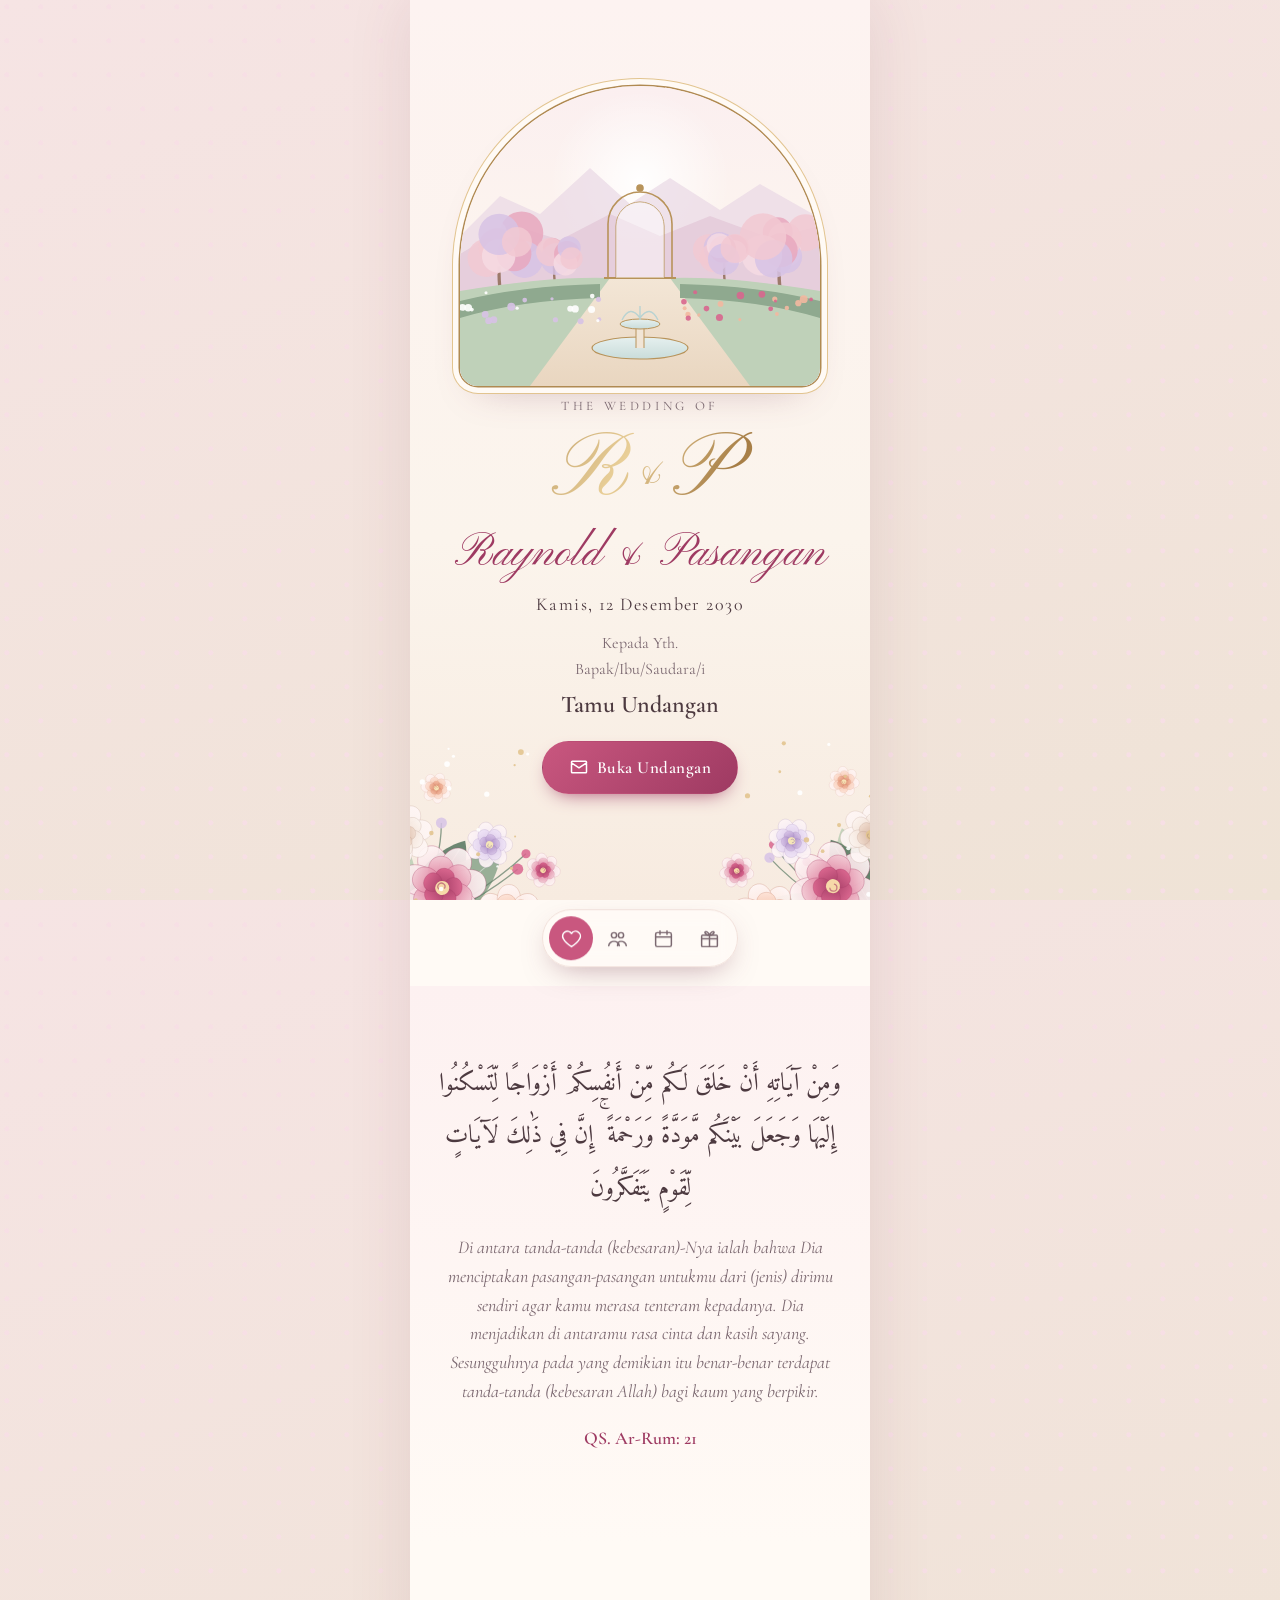
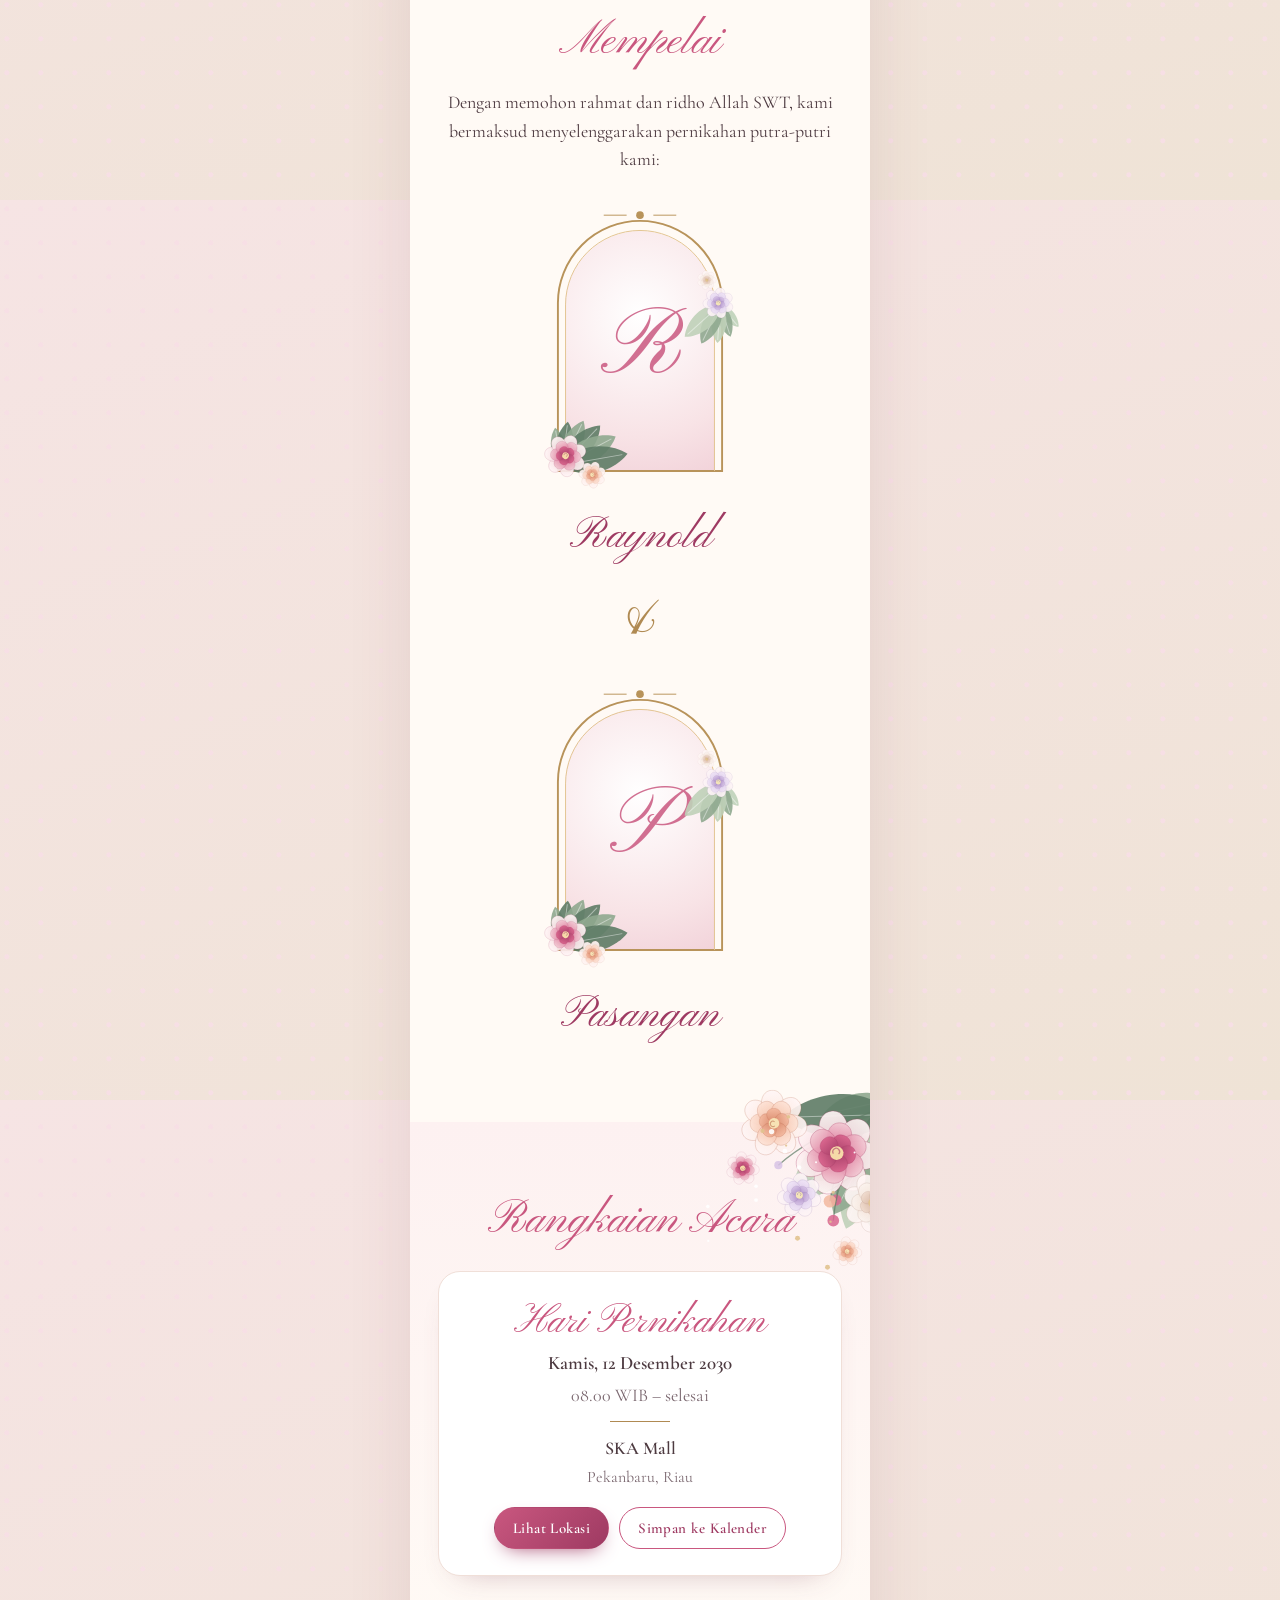
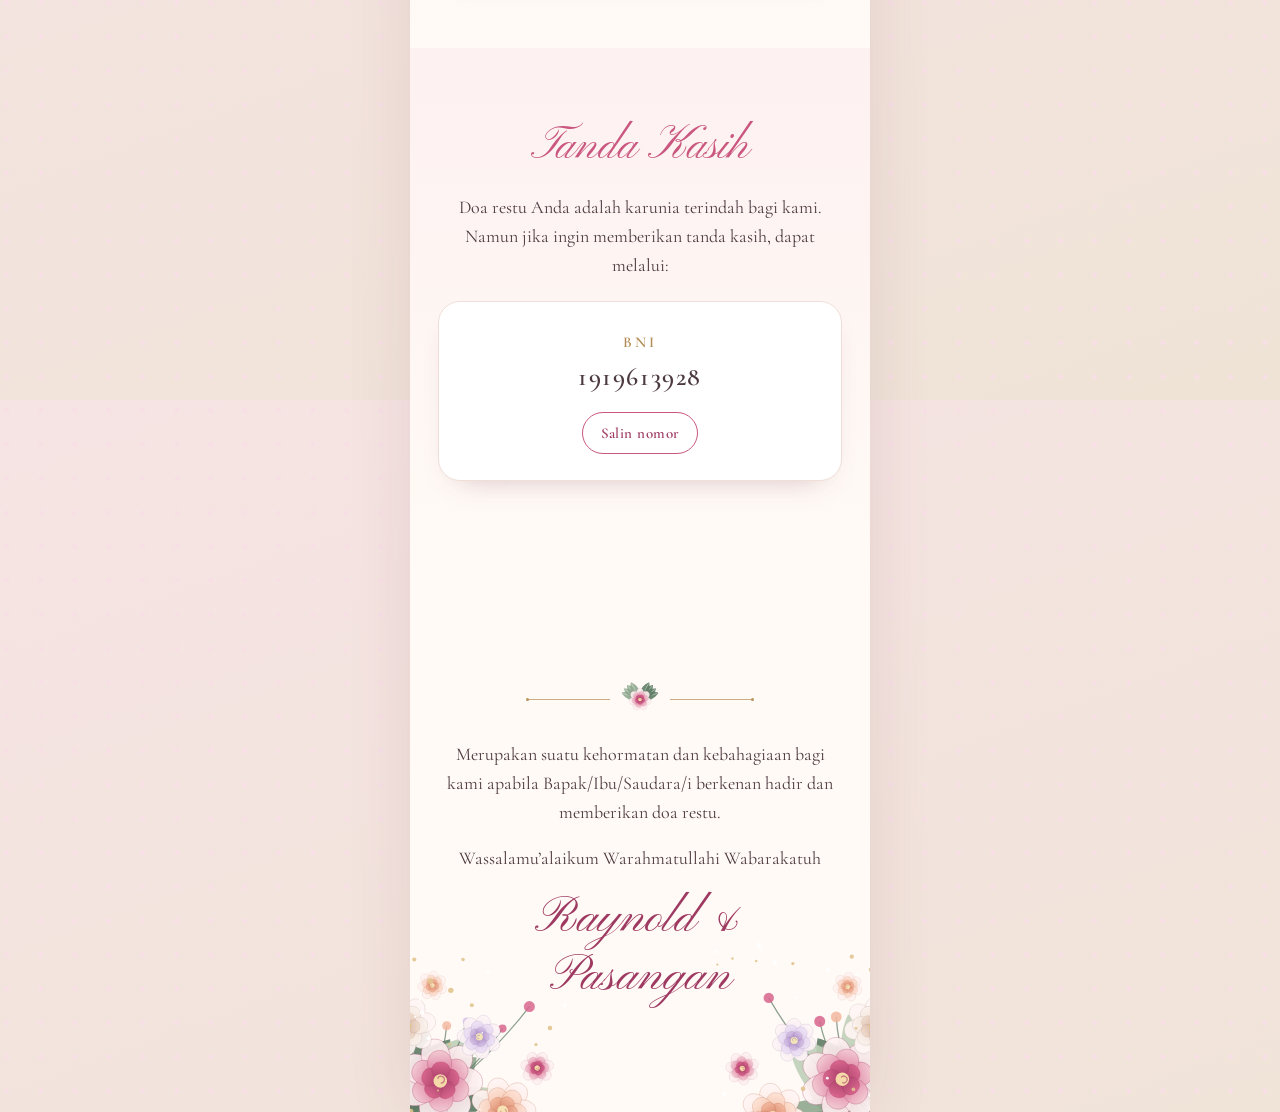
<file: index.html>
<!doctype html>
<html lang="id">
<head>
  <meta charset="utf-8">
  <meta name="viewport" content="width=device-width, initial-scale=1, viewport-fit=cover">
  <title>Undangan Pernikahan</title>
  <meta name="description" content="Undangan pernikahan digital">
  <meta name="theme-color" content="#f8efe9">
  <!-- Tampilan saat dibagikan (WhatsApp, Facebook, dll). Ganti teksnya sama dengan data.js -->
  <meta property="og:type" content="website">
  <meta property="og:title" content="Undangan Pernikahan Raynold">
  <meta property="og:description" content="Kamis, 12 Desember 2030 · SKA Mall, Pekanbaru">
  <meta property="og:image" content="https://sicvor.github.io/undangan/aset/og.jpg">
  <link rel="preconnect" href="https://fonts.googleapis.com">
  <link rel="preconnect" href="https://fonts.gstatic.com" crossorigin>
  <link href="https://fonts.googleapis.com/css2?family=Amiri&family=Cormorant+Garamond:ital,wght@0,400;0,500;0,600;1,400&family=Pinyon+Script&display=swap" rel="stylesheet">
  <link rel="stylesheet" href="aset/gaya.css">
</head>
<body class="terkunci">

  <!-- ============ COVER ============ -->
  <section id="cover" aria-label="Sampul undangan">
    <div class="cover-isi">
      <div class="pemandangan" data-hias="taman"></div>
      <p class="kecil-kapital muncul" style="--d:.2s">The Wedding of</p>
      <div class="monogram muncul" style="--d:.5s"><span data-isi="inisial1"></span><i>&amp;</i><span data-isi="inisial2"></span></div>
      <h1 class="nama-skrip muncul" style="--d:.8s"><span data-isi="panggilan1"></span> &amp; <span data-isi="panggilan2"></span></h1>
      <p class="tanggal-cover muncul" style="--d:1s" data-isi="tanggalTeks"></p>
      <div class="tamu muncul" style="--d:1.2s">
        <p>Kepada Yth.<br>Bapak/Ibu/Saudara/i</p>
        <p class="nama-tamu" id="namaTamu">Tamu Undangan</p>
      </div>
      <button id="buka" class="tombol utama muncul" style="--d:1.4s">
        <svg viewBox="0 0 24 24" aria-hidden="true"><path d="M3 7l9 6 9-6M4 5h16a1 1 0 0 1 1 1v12a1 1 0 0 1-1 1H4a1 1 0 0 1-1-1V6a1 1 0 0 1 1-1z"/></svg>
        Buka Undangan
      </button>
    </div>
    <div class="bunga-sudut kiri-bawah" data-hias="buket"></div>
    <div class="bunga-sudut kanan-bawah" data-hias="buket"></div>
  </section>

  <main id="isi">
    <!-- ============ PEMBUKA ============ -->
    <section id="beranda" class="bagian pembuka">
      <div class="bunga-sudut kiri-atas" data-hias="buket"></div>
      <div class="bunga-sudut kanan-atas" data-hias="buket"></div>
      <p class="kecil-kapital ungkap">Walimatul ‘Ursy</p>
      <div class="bingkai-lengkung besar ungkap" data-hias="lengkung">
        <div class="isi-lengkung">
          <p class="monogram kecil"><span data-isi="inisial1"></span><i>&amp;</i><span data-isi="inisial2"></span></p>
        </div>
      </div>
      <h2 class="nama-skrip ungkap"><span data-isi="panggilan1"></span><br><small>&amp;</small><br><span data-isi="panggilan2"></span></h2>
      <p class="ungkap" data-isi="tanggalTeks"></p>
      <div class="hitung-mundur ungkap" id="hitungMundur" aria-live="off">
        <div><b data-hm="hari">0</b><span>Hari</span></div>
        <div><b data-hm="jam">0</b><span>Jam</span></div>
        <div><b data-hm="menit">0</b><span>Menit</span></div>
        <div><b data-hm="detik">0</b><span>Detik</span></div>
      </div>
      <div class="pembatas" data-hias="pembatas"></div>
    </section>

    <!-- ============ AYAT ============ -->
    <section id="ayat" class="bagian">
      <p class="arab ungkap" lang="ar" dir="rtl" data-isi="ayat.arab"></p>
      <p class="arti ungkap" data-isi="ayat.arti"></p>
      <p class="sumber ungkap" data-isi="ayat.sumber"></p>
    </section>

    <!-- ============ MEMPELAI ============ -->
    <section id="mempelai" class="bagian">
      <h2 class="judul-skrip ungkap">Mempelai</h2>
      <p class="ungkap">Dengan memohon rahmat dan ridho Allah SWT, kami bermaksud menyelenggarakan pernikahan putra-putri kami:</p>
      <div id="daftarMempelai"></div>
    </section>

    <!-- ============ ACARA ============ -->
    <section id="acara" class="bagian">
      <div class="bunga-sudut kanan-atas" data-hias="buket"></div>
      <h2 class="judul-skrip ungkap">Rangkaian Acara</h2>
      <div id="daftarAcara"></div>
    </section>

    <!-- ============ CERITA ============ -->
    <section id="cerita" class="bagian">
      <h2 class="judul-skrip ungkap">Kisah Kami</h2>
      <ol class="garis-waktu" id="daftarCerita"></ol>
    </section>

    <!-- ============ GALERI ============ -->
    <section id="galeri" class="bagian">
      <h2 class="judul-skrip ungkap">Galeri</h2>
      <div class="kisi-galeri" id="daftarGaleri"></div>
    </section>

    <!-- ============ RSVP & UCAPAN ============ -->
    <section id="rsvp" class="bagian">
      <h2 class="judul-skrip ungkap">Konfirmasi Kehadiran</h2>
      <p class="ungkap">Mohon konfirmasi kehadiran dan kirimkan doa terbaik untuk kami.</p>
      <form id="formRsvp" class="kartu ungkap">
        <label>Nama
          <input name="nama" id="rsvpNama" required maxlength="60" autocomplete="name">
        </label>
        <label>Kehadiran
          <select name="hadir" required>
            <option value="Hadir">Ya, saya akan hadir</option>
            <option value="Tidak hadir">Maaf, tidak bisa hadir</option>
            <option value="Masih ragu">Masih ragu</option>
          </select>
        </label>
        <label>Jumlah orang
          <select name="jumlah">
            <option>1</option><option>2</option><option>3</option><option>4</option>
          </select>
        </label>
        <label>Ucapan &amp; doa
          <textarea name="ucapan" rows="3" maxlength="500"></textarea>
        </label>
        <button class="tombol utama" type="submit" id="kirimRsvp">Kirim</button>
        <p class="pesan-form" id="pesanRsvp" role="status"></p>
      </form>
      <div id="daftarUcapan" class="daftar-ucapan"></div>
    </section>

    <!-- ============ AMPLOP ============ -->
    <section id="amplop" class="bagian">
      <h2 class="judul-skrip ungkap">Tanda Kasih</h2>
      <p class="ungkap">Doa restu Anda adalah karunia terindah bagi kami. Namun jika ingin memberikan tanda kasih, dapat melalui:</p>
      <div id="daftarAmplop"></div>
      <div class="kartu ungkap" id="kartuKado">
        <p class="label-kecil">Kirim kado</p>
        <p id="alamatKado"></p>
        <button class="tombol garis" data-salin-dari="alamatKado">Salin alamat</button>
      </div>
    </section>

    <!-- ============ PENUTUP ============ -->
    <section id="penutup" class="bagian pembuka">
      <div class="pembatas" data-hias="pembatas"></div>
      <p class="ungkap" data-isi="penutup"></p>
      <p class="ungkap">Wassalamu’alaikum Warahmatullahi Wabarakatuh</p>
      <h2 class="nama-skrip ungkap"><span data-isi="panggilan1"></span> &amp; <span data-isi="panggilan2"></span></h2>
      <div class="bunga-sudut kiri-bawah" data-hias="buket"></div>
      <div class="bunga-sudut kanan-bawah" data-hias="buket"></div>
    </section>
  </main>

  <!-- ============ NAVIGASI BAWAH & MUSIK ============ -->
  <nav id="navBawah" aria-label="Navigasi">
    <a href="#beranda" aria-label="Beranda"><svg viewBox="0 0 24 24"><path d="M12 21s-7-4.4-9.3-9A5 5 0 0 1 12 6a5 5 0 0 1 9.3 6c-2.3 4.6-9.3 9-9.3 9z"/></svg></a>
    <a href="#mempelai" aria-label="Mempelai"><svg viewBox="0 0 24 24"><circle cx="8" cy="8" r="3"/><circle cx="16" cy="8" r="3"/><path d="M2 20c0-3 3-5 6-5s6 2 6 5M12 20c0-3 1.5-5 4-5 3 0 6 2 6 5"/></svg></a>
    <a href="#acara" aria-label="Acara"><svg viewBox="0 0 24 24"><rect x="3" y="5" width="18" height="16" rx="2"/><path d="M3 10h18M8 3v4M16 3v4"/></svg></a>
    <a href="#galeri" aria-label="Galeri" data-nav="galeri"><svg viewBox="0 0 24 24"><rect x="3" y="4" width="18" height="16" rx="2"/><circle cx="9" cy="10" r="2"/><path d="M21 17l-5-5-9 8"/></svg></a>
    <a href="#rsvp" aria-label="RSVP" data-nav="rsvp"><svg viewBox="0 0 24 24"><path d="M4 20h4l11-11-4-4L4 16v4zM13 7l4 4"/></svg></a>
    <a href="#amplop" aria-label="Tanda kasih" data-nav="amplop"><svg viewBox="0 0 24 24"><rect x="3" y="8" width="18" height="13" rx="1"/><path d="M3 12h18M12 8v13M12 8S10 3 7.5 4 9 8 12 8zm0 0s2-5 4.5-4S15 8 12 8z"/></svg></a>
  </nav>
  <button id="tombolMusik" aria-label="Putar/hentikan musik" hidden>
    <svg viewBox="0 0 24 24"><path d="M9 18V5l11-2v13"/><circle cx="6" cy="18" r="3"/><circle cx="17" cy="16" r="3"/></svg>
  </button>
  <audio id="musik" loop preload="none"></audio>
  <div id="notif" role="status" aria-live="polite"></div>

  <script src="data.js"></script>
  <script src="aset/hiasan.js"></script>
  <script src="aset/app.js"></script>
</body>
</html>
</file>
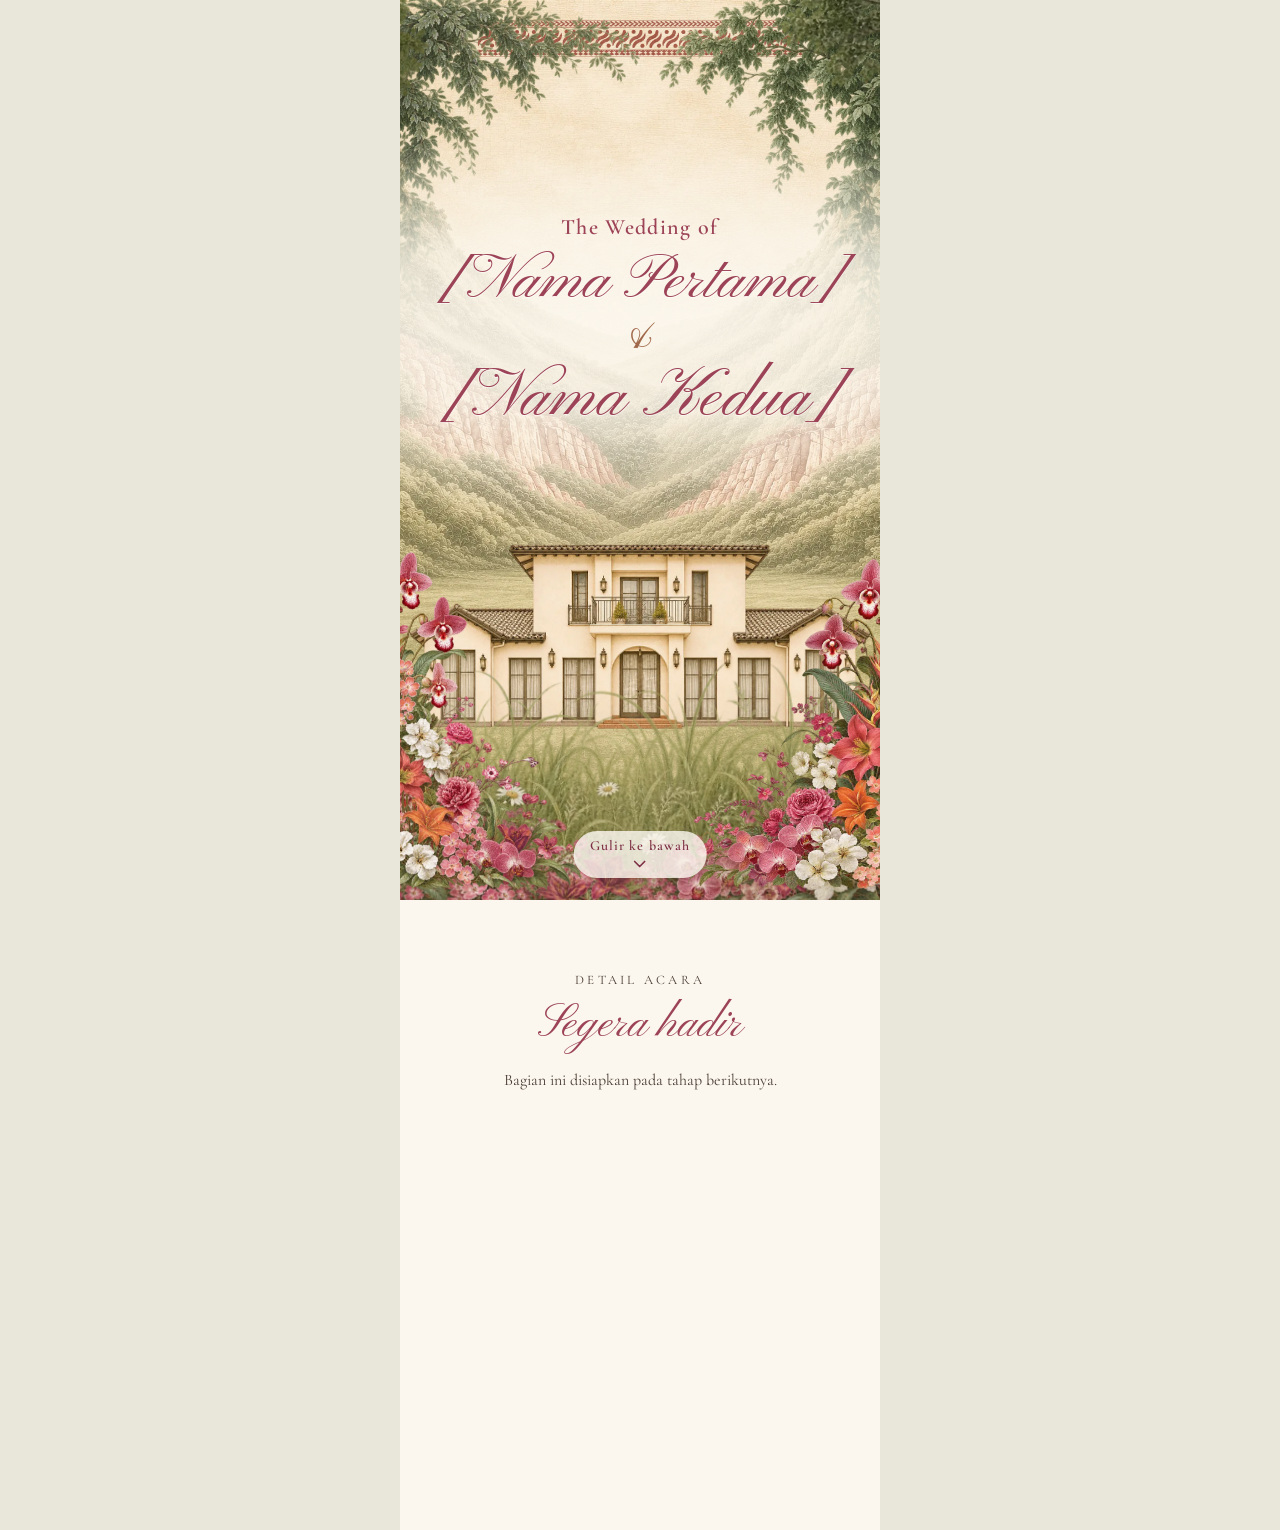
<file: opening.html>
<!doctype html>
<html lang="id">
<head>
  <meta charset="utf-8">
  <meta name="viewport" content="width=device-width, initial-scale=1, viewport-fit=cover">
  <title>Undangan Pernikahan</title>
  <meta name="theme-color" content="#c9cfb2">
  <link rel="preconnect" href="https://fonts.googleapis.com">
  <link rel="preconnect" href="https://fonts.gstatic.com" crossorigin>
  <link href="https://fonts.googleapis.com/css2?family=Cormorant+Garamond:ital,wght@0,500;0,600;1,500&family=Pinyon+Script&display=swap" rel="stylesheet">
  <!-- Preload gambar yang muncul paling awal -->
  <link rel="preload" as="image" href="assets/intro/web/paper-sage.webp">
  <link rel="preload" as="image" href="assets/intro/web/wax-seal.webp">
  <link rel="preload" as="image" href="assets/intro/web/tree-left.webp">
  <link rel="preload" as="image" href="assets/intro/web/tree-right.webp">
  <link rel="preload" as="image" href="assets/intro/web/tree-lower-left.webp">
  <link rel="preload" as="image" href="assets/intro/web/tree-lower-right.webp">
  <link rel="stylesheet" href="assets/opening/opening.css">
</head>
<body class="tertutup">

  <section id="opening" aria-label="Pembuka undangan">
    <!-- Adegan: layer gambar dibuat oleh opening.js dari config.js -->
    <div class="adegan" id="adegan">
      <div class="kabut" data-el="kabut"></div>
      <div class="teks" id="teks">
        <p class="judul" data-el="judul" data-isi="judulKecil"></p>
        <h1 class="nama">
          <span class="baris" data-el="nama1" data-isi="namaPertama"></span>
          <span class="dan" data-el="dan" aria-hidden="true">&amp;</span>
          <span class="visually-hidden"> dan </span>
          <span class="baris" data-el="nama2" data-isi="namaKedua"></span>
        </h1>
      </div>
      <a class="petunjuk" data-el="petunjuk" href="#detail" tabindex="-1" aria-hidden="true">
        <span data-isi="petunjukScroll"></span>
        <svg viewBox="0 0 24 24" aria-hidden="true"><path d="M6 9l6 6 6-6"/></svg>
      </a>
    </div>

    <!-- Amplop -->
    <div class="amplop" id="amplop">
      <div class="pocket" data-el="pocket">
        <div class="bayang"><div class="kertas kantong"></div></div>
        <p class="ajakan" id="ajakan">Memuat…</p>
        <div class="label-tamu">
          <p class="sapaan" data-isi="sapaanTamu"></p>
          <p class="nama-tamu" id="namaTamu"></p>
          <p class="catatan-tamu" data-isi="catatanTamu"></p>
        </div>
      </div>
      <div class="flap" data-el="flap">
        <div class="bayang bayang-flap"><div class="kertas tutup"></div></div>
        <button class="segel" id="segel" data-el="seal" type="button" disabled aria-busy="true" aria-label="Buka Undangan">
          <img src="assets/intro/web/wax-seal.webp" alt="" draggable="false">
          <span class="inisial" id="inisial"></span>
        </button>
      </div>
    </div>
  </section>

  <section id="detail" class="detail">
    <p class="kecil">Detail acara</p>
    <h2>Segera hadir</h2>
    <p>Bagian ini disiapkan pada tahap berikutnya.</p>
  </section>

  <!-- Panel review: buka dengan ?review (tombol 1/2/3 di keyboard juga bisa) -->
  <div class="review" id="review" hidden>
    <button type="button" data-state="tertutup">1 · Amplop</button>
    <button type="button" data-state="villa">2 · Villa</button>
    <button type="button" data-state="akhir">3 · Akhir</button>
    <button type="button" data-aksi="putar">▶ Putar</button>
    <button type="button" data-aksi="lambat">▶ 0,25×</button>
    <input type="range" id="geser" min="0" max="8.5" step="0.05" value="0" aria-label="Posisi timeline">
    <output id="waktu">0,00 dtk</output>
  </div>

  <script src="assets/opening/config.js"></script>
  <script src="assets/opening/opening.js"></script>
</body>
</html>
</file>
<file: aset/gaya.css>
:root {
  --krem: #fbf4ec;
  --kertas: #fffaf5;
  --blush: #f2c9d3;
  --mawar: #c9577f;
  --mawar-tua: #9e3a62;
  --emas: #b08a52;
  --emas-muda: #e2c48f;
  --sage: #7f9c84;
  --teks: #4d3a40;
  --teks-lembut: #7b6870;
  --skrip: "Pinyon Script", cursive;
  --serif: "Cormorant Garamond", Georgia, serif;
  --lebar: 460px;
}

* { box-sizing: border-box; }
html { scroll-behavior: smooth; -webkit-text-size-adjust: 100%; }
body {
  margin: 0;
  font-family: var(--serif);
  font-size: 18px;
  line-height: 1.6;
  color: var(--teks);
  background:
    radial-gradient(circle at 20% 20%, #f7dfe5 0 2px, transparent 3px) 0 0 / 34px 34px,
    linear-gradient(160deg, #f6e4e4, #efe3d6);
}
body.terkunci { overflow: hidden; height: 100dvh; }
img { max-width: 100%; display: block; }
[hidden] { display: none !important; }
button { font: inherit; }

/* ---------- tipografi ---------- */
.kecil-kapital { letter-spacing: .28em; text-transform: uppercase; font-size: 13px; color: var(--teks-lembut); margin: 0; }
.nama-skrip { font-family: var(--skrip); font-weight: 400; color: var(--mawar-tua); line-height: 1.15; margin: .2em 0; }
.nama-skrip small { font-size: .55em; color: var(--emas); }
.judul-skrip { font-family: var(--skrip); font-weight: 400; font-size: 46px; color: var(--mawar); margin: 0 0 .3em; line-height: 1.2; }
.label-kecil { font-size: 14px; letter-spacing: .12em; text-transform: uppercase; color: var(--teks-lembut); margin: 10px 0 0; }
.monogram {
  font-family: var(--skrip); font-size: 92px; line-height: 1; margin: 10px 0 4px;
  background: linear-gradient(120deg, #9b7440, #e9cf98 45%, #a67d45 70%, #e2c48f);
  -webkit-background-clip: text; background-clip: text; color: transparent;
  display: flex; align-items: center; justify-content: center; gap: 2px;
}
.monogram i { font-style: normal; font-size: .5em; margin: 0 2px; }
.monogram.kecil { font-size: 64px; margin: 0; }

/* ---------- cover ---------- */
#cover {
  position: fixed; inset: 0; z-index: 50;
  width: 100%; max-width: var(--lebar); margin: 0 auto;
  background: linear-gradient(180deg, #fdf3f1 0%, var(--krem) 60%, #f7ebe0 100%);
  overflow: hidden;
  display: flex; align-items: center; justify-content: center;
  transition: transform 1.1s cubic-bezier(.7,0,.2,1), opacity 1.1s;
}
body.terbuka #cover { transform: translateY(-105%); opacity: .6; pointer-events: none; }
.cover-isi { position: relative; z-index: 2; text-align: center; padding: 20px 28px 40px; width: 100%; }
.pemandangan { width: 100%; max-width: 360px; margin: 0 auto 10px; border-radius: 180px 180px 18px 18px; overflow: hidden;
  box-shadow: 0 0 0 1.5px var(--emas), 0 0 0 7px var(--kertas), 0 0 0 8px var(--emas-muda), 0 18px 40px -20px rgba(120,60,80,.4);
  aspect-ratio: 360 / 300; animation: zoomPelan 14s ease-in-out infinite alternate; }
.pemandangan svg { width: 100%; height: 100%; display: block; }
@keyframes zoomPelan { to { transform: scale(1.03); } }
#cover .nama-skrip { font-size: 46px; }
.tanggal-cover { margin: 0 0 12px; letter-spacing: .08em; }
.tamu { margin: 6px auto 16px; font-size: 16px; color: var(--teks-lembut); }
.tamu p { margin: 0; }
.nama-tamu { font-size: 24px !important; color: var(--teks) !important; font-weight: 600; margin-top: 4px !important; }
.air-mancur { animation: mancur 2.4s ease-in-out infinite; transform-origin: 180px 234px; }
@keyframes mancur { 50% { opacity: .5; transform: scaleY(.85); } }

.muncul { opacity: 0; animation: munculAtas 1s ease forwards; animation-delay: var(--d, 0s); }
@keyframes munculAtas { from { opacity: 0; transform: translateY(18px); } to { opacity: 1; transform: none; } }

/* ---------- tombol ---------- */
.tombol {
  display: inline-flex; align-items: center; justify-content: center; gap: 8px;
  border-radius: 999px; padding: 12px 26px; font-size: 17px; font-weight: 600; letter-spacing: .03em;
  cursor: pointer; text-decoration: none; border: 1.5px solid var(--mawar); transition: transform .15s, background .2s;
}
.tombol:active { transform: scale(.97); }
.tombol.utama { background: linear-gradient(135deg, var(--mawar), var(--mawar-tua)); color: #fff; border-color: transparent; box-shadow: 0 8px 20px -10px var(--mawar-tua); }
.tombol.garis { background: transparent; color: var(--mawar-tua); }
.tombol.kecil { padding: 8px 18px; font-size: 15px; }
.tombol svg { width: 20px; height: 20px; fill: none; stroke: currentColor; stroke-width: 1.8; stroke-linecap: round; stroke-linejoin: round; }

/* ---------- isi ---------- */
main { max-width: var(--lebar); margin: 0 auto; background: var(--kertas); box-shadow: 0 0 60px rgba(120,60,80,.12); overflow: hidden; }
.bagian { position: relative; padding: 72px 28px; text-align: center; }
.bagian:nth-of-type(even) { background: linear-gradient(180deg, #fdf1f1, var(--kertas)); }
.bagian > *:not(.bunga-sudut) { position: relative; z-index: 1; }
.pembuka { padding-top: 96px; padding-bottom: 96px; }
.pembuka .nama-skrip { font-size: 58px; }
#penutup .nama-skrip { font-size: 50px; }

.ungkap { opacity: 0; transform: translateY(26px); transition: opacity .9s ease, transform .9s ease; }
.ungkap.terlihat { opacity: 1; transform: none; }

/* bunga di sudut */
.bunga-sudut { position: absolute; width: 48%; max-width: 230px; pointer-events: none; z-index: 0; }
.bunga-sudut svg { width: 100%; display: block; transform-origin: 0 100%; animation: goyang 6s ease-in-out infinite alternate; }
.kiri-bawah { left: -8%; bottom: -6%; }
.kanan-bawah { right: -8%; bottom: -6%; transform: scaleX(-1); }
.kiri-atas { left: -8%; top: -6%; transform: scaleY(-1); }
.kanan-atas { right: -8%; top: -6%; transform: scale(-1, -1); }
.kanan-bawah svg, .kanan-atas svg { animation-delay: -3s; }
#cover .bunga-sudut { width: 52%; z-index: 1; }
@keyframes goyang { from { transform: rotate(-1.5deg); } to { transform: rotate(2deg); } }

/* bingkai lengkung */
.bingkai-lengkung { position: relative; width: 210px; aspect-ratio: 220 / 310; margin: 18px auto; }
.bingkai-lengkung > svg { position: absolute; inset: 0; width: 100%; height: 100%; z-index: 2; pointer-events: none; overflow: visible; }
.isi-lengkung {
  position: absolute; left: 14.5%; right: 14.5%; top: 11%; bottom: 7.7%;
  border-radius: 300px 300px 0 0; overflow: hidden;
  background: radial-gradient(circle at 50% 35%, #fff, #f8e3e6 70%, #f2d3da);
  display: flex; align-items: center; justify-content: center;
}
.isi-lengkung img { width: 100%; height: 100%; object-fit: cover; }
.inisial-besar { font-family: var(--skrip); font-size: 96px; color: var(--mawar); opacity: .85; }
.bingkai-lengkung.besar { width: 230px; }

.pembatas { width: 240px; margin: 28px auto 0; }
.pembatas svg { width: 100%; display: block; }

/* hitung mundur */
.hitung-mundur { display: flex; justify-content: center; gap: 10px; margin-top: 18px; }
.hitung-mundur div { width: 68px; padding: 10px 0 6px; border-radius: 14px; background: #fff; border: 1px solid var(--emas-muda); box-shadow: 0 6px 16px -10px rgba(158,58,98,.5); }
.hitung-mundur b { display: block; font-size: 28px; line-height: 1; color: var(--mawar-tua); font-weight: 600; }
.hitung-mundur span { font-size: 13px; color: var(--teks-lembut); }

/* ayat */
.arab { font-family: "Amiri", serif; font-size: 25px; line-height: 2.1; color: var(--teks); margin: 0 0 18px; }
.arti { font-style: italic; color: var(--teks-lembut); margin: 0; }
.sumber { font-weight: 600; color: var(--mawar-tua); }

/* mempelai */
.mempelai { margin-top: 24px; }
.mempelai .nama-skrip { font-size: 44px; }
.mempelai p { margin: 2px 0; }
.nama-lengkap { font-weight: 600; font-size: 19px; }
.mempelai .tombol { margin-top: 12px; }
.dan-besar { font-family: var(--skrip); font-size: 70px; color: var(--emas); margin: 20px 0 0; line-height: 1; }

/* kartu */
.kartu { background: #fff; border: 1px solid #f0dfd8; border-radius: 22px; padding: 26px 22px; margin: 22px 0 0; box-shadow: 0 14px 30px -22px rgba(120,60,80,.45); text-align: center; }
.kartu p { margin: 2px 0; }
.judul-acara { font-family: var(--skrip); font-weight: 400; font-size: 40px; color: var(--mawar); margin: 0; line-height: 1.2; }
.tanggal-acara { font-weight: 600; font-size: 19px; }
.jam-acara { color: var(--teks-lembut); }
.garis-emas { width: 60px; height: 1px; background: var(--emas); margin: 12px auto; }
.tempat { font-weight: 600; }
.alamat { color: var(--teks-lembut); font-size: 16px; }
.baris-tombol { display: flex; flex-wrap: wrap; gap: 10px; justify-content: center; margin-top: 16px; }

/* cerita */
.garis-waktu { list-style: none; padding: 0 0 0 26px; margin: 20px 0 0; text-align: left; border-left: 1.5px solid var(--emas-muda); }
.garis-waktu li { position: relative; margin-bottom: 26px; }
.garis-waktu li::before { content: ""; position: absolute; left: -34px; top: 6px; width: 14px; height: 14px; border-radius: 50%; background: var(--blush); border: 2px solid var(--mawar); }
.garis-waktu h3 { margin: 0; font-size: 22px; color: var(--mawar-tua); }
.garis-waktu p { margin: 4px 0 0; color: var(--teks-lembut); }
.waktu { font-size: 14px; letter-spacing: .15em; color: var(--emas); font-weight: 600; }

/* galeri */
.kisi-galeri { display: grid; grid-template-columns: 1fr 1fr; gap: 8px; margin-top: 18px; }
.kisi-galeri img { width: 100%; aspect-ratio: 3/4; object-fit: cover; border-radius: 14px; cursor: zoom-in; }
.kisi-galeri img:nth-child(3n+1) { grid-column: span 2; aspect-ratio: 4/3; }
.lapis-foto { position: fixed; inset: 0; z-index: 90; background: rgba(30,15,20,.9); display: flex; align-items: center; justify-content: center; padding: 16px; }
.lapis-foto img { max-height: 90vh; border-radius: 10px; }

/* form */
form.kartu { text-align: left; }
label { display: block; font-weight: 600; font-size: 16px; margin-bottom: 14px; }
input, select, textarea {
  display: block; width: 100%; margin-top: 6px; padding: 11px 14px; font: inherit; font-weight: 400; font-size: 17px;
  color: var(--teks); background: #fdf8f5; border: 1px solid #ead6cf; border-radius: 12px;
}
input:focus, select:focus, textarea:focus { outline: 2px solid var(--blush); border-color: var(--mawar); }
form .tombol { width: 100%; margin-top: 4px; }
.pesan-form { text-align: center; color: var(--mawar-tua); min-height: 1.6em; margin: 10px 0 0 !important; }
.daftar-ucapan { margin-top: 18px; max-height: 420px; overflow-y: auto; text-align: left; }
.ucapan { background: #fff; border-radius: 14px; padding: 12px 16px; margin-bottom: 10px; border: 1px solid #f3e4de; }
.ucapan p { margin: 0; }
.kepala-ucapan { display: flex; gap: 8px; align-items: center; justify-content: space-between; }
.lencana { font-size: 13px; background: var(--blush); color: var(--mawar-tua); border-radius: 999px; padding: 1px 10px; }

/* amplop */
.rekening .bank { font-size: 15px; letter-spacing: .2em; text-transform: uppercase; color: var(--emas); font-weight: 600; }
.rekening .nomor { font-size: 26px; font-weight: 600; letter-spacing: .06em; }
.rekening .tombol, #kartuKado .tombol { margin-top: 12px; }

/* navigasi bawah & musik */
#navBawah {
  position: fixed; left: 50%; bottom: max(14px, env(safe-area-inset-bottom)); z-index: 40;
  transform: translate(-50%, 140%); transition: transform .8s .6s ease;
  display: flex; gap: 2px; padding: 6px; border-radius: 999px;
  background: rgba(255,250,247,.82); backdrop-filter: blur(10px); -webkit-backdrop-filter: blur(10px);
  box-shadow: 0 10px 30px -12px rgba(120,60,80,.5); border: 1px solid #f1e0da;
}
body.terbuka #navBawah { transform: translate(-50%, 0); }
#navBawah a { width: 44px; height: 44px; border-radius: 50%; display: grid; place-items: center; color: var(--teks-lembut); transition: background .3s, color .3s; }
#navBawah a.aktif { background: var(--mawar); color: #fff; }
#navBawah svg, #tombolMusik svg { width: 21px; height: 21px; fill: none; stroke: currentColor; stroke-width: 1.7; stroke-linecap: round; stroke-linejoin: round; }
#tombolMusik {
  position: fixed; right: max(16px, calc(50% - var(--lebar) / 2 + 16px)); bottom: 84px; z-index: 41;
  width: 46px; height: 46px; border-radius: 50%; border: 1px solid #f1e0da; cursor: pointer;
  background: rgba(255,250,247,.9); color: var(--mawar-tua); display: grid; place-items: center;
  opacity: 0; transition: opacity .6s .8s;
}
body.terbuka #tombolMusik { opacity: 1; }
#tombolMusik.putar svg { animation: putar 4s linear infinite; }
@keyframes putar { to { transform: rotate(360deg); } }
#notif {
  position: fixed; left: 50%; top: 20px; transform: translate(-50%, -150%); z-index: 95;
  background: var(--teks); color: #fff; padding: 10px 18px; border-radius: 999px; font-size: 15px;
  transition: transform .35s, visibility .35s; max-width: 90vw; text-align: center; visibility: hidden;
}
#notif.tampil { transform: translate(-50%, 0); visibility: visible; }

@media (max-height: 700px) {
  .pemandangan { max-width: 270px; }
  .monogram { font-size: 70px; }
  #cover .nama-skrip { font-size: 38px; }
}
@media (prefers-reduced-motion: reduce) {
  *, *::before, *::after { animation: none !important; transition: none !important; }
  .ungkap, .muncul { opacity: 1; transform: none; }
}
</file>
<file: assets/opening/opening.css>
:root {
  --kertas: #c9cfb2;
  --ivory: #fbf7ee;
  --mawar: #9c4357;
  --mawar-tua: #7d3045;
  --teks: #4a3d35;
  --skrip: "Pinyon Script", cursive;
  --serif: "Cormorant Garamond", Georgia, serif;
  --lebar-maks: 480px;
}
* { box-sizing: border-box; }
html, body { margin: 0; }
html { scroll-behavior: smooth; }
body {
  font-family: var(--serif);
  color: var(--teks);
  background: #e9e6da;
  -webkit-tap-highlight-color: transparent;
}
body.tertutup { overflow: hidden; height: 100svh; }
.visually-hidden { position: absolute; width: 1px; height: 1px; overflow: hidden; clip: rect(0 0 0 0); white-space: nowrap; }

/* ---------- panggung ---------- */
#opening {
  position: relative;
  width: 100%;
  max-width: var(--lebar-maks);
  height: 100vh;      /* cadangan browser lama */
  height: 100svh;
  margin: 0 auto;
  overflow: hidden;
  container-type: size;   /* cqw/cqh = % lebar/tinggi panggung */
  background: var(--kertas);
  isolation: isolate;
}
.adegan { position: absolute; inset: 0; }
.layer {
  position: absolute;
  pointer-events: none;
  user-select: none;
  will-change: transform;
}
.layer img { display: block; width: 100%; height: auto; max-width: none; will-change: transform; backface-visibility: hidden; }
.layer .pita { position: absolute; left: 0; top: 0; transform-origin: 50% 100%; }
.layer .pita.pertama { position: relative; }
.layer.cover { inset: 0; transform-origin: 50% 70%; }
.layer.cover img { width: 100%; height: 100%; object-fit: cover; object-position: 50% 100%; }

/* kabut ivory di belakang teks */
.kabut {
  position: absolute; inset: 0; z-index: 8; pointer-events: none;
  background:
    radial-gradient(ellipse 62cqw 22cqh at 50% 36cqh, rgba(251,247,238,.92) 0%, rgba(251,247,238,.75) 45%, rgba(251,247,238,0) 100%);
}

/* ---------- teks ---------- */
.teks {
  position: absolute; z-index: 9; left: 6cqw; right: 6cqw;
  display: flex; flex-direction: column; align-items: center; justify-content: center;
  text-align: center;
}
.judul {
  margin: 0 0 1.2cqh;
  font-size: clamp(15px, 4.8cqw, 22px); font-weight: 600; letter-spacing: .06em;
  color: var(--mawar);
}
.nama { margin: 0; font-weight: 400; display: flex; flex-direction: column; align-items: center; line-height: 1; }
.nama .baris {
  font-family: var(--skrip);
  font-size: var(--ukuran-nama, 15cqw);
  color: var(--mawar);
  white-space: nowrap;
  padding: 0 .12em;          /* ruang untuk ekor huruf skrip */
  text-shadow: 0 1px 0 rgba(255,255,255,.6), 0 0 18px rgba(251,247,238,.9);
}
.nama .dan {
  font-family: var(--skrip); font-size: 11cqw; color: #a0684a; margin: -0.5cqh 0 0.3cqh; text-shadow: 0 0 12px rgba(251,247,238,.9);
}
.judul, .nama .baris, .nama .dan { display: block; will-change: opacity, filter, transform; }

/* ---------- petunjuk scroll ---------- */
.petunjuk {
  position: absolute; z-index: 12; left: 50%; bottom: max(2.5cqh, env(safe-area-inset-bottom));
  translate: -50% 0;
  display: flex; flex-direction: column; align-items: center; gap: 0;
  padding: 6px 16px 4px; border-radius: 999px;
  background: rgba(251,247,238,.82); color: var(--mawar-tua);
  font-size: 14px; font-weight: 600; letter-spacing: .08em; text-decoration: none;
  box-shadow: 0 6px 18px -10px rgba(60,40,30,.6);
}
.petunjuk svg { width: 20px; height: 20px; fill: none; stroke: currentColor; stroke-width: 2; stroke-linecap: round; stroke-linejoin: round; animation: pantul 1.6s ease-in-out infinite; }
@keyframes pantul { 50% { transform: translateY(4px); } }

/* ---------- amplop ---------- */
.amplop { position: absolute; inset: 0; z-index: 20; }
body.selesai-buka .amplop { visibility: hidden; }
.pocket, .flap { position: absolute; inset: 0; will-change: transform; }
.flap { transform-origin: 50% 0; z-index: 2; pointer-events: none; }
.pocket { z-index: 1; }
.bayang { position: absolute; inset: 0; filter: drop-shadow(0 -1px 2px rgba(40,50,25,.18)); }
.bayang-flap { filter: drop-shadow(0 4px 7px rgba(40,50,25,.32)) drop-shadow(0 1px 1px rgba(40,50,25,.25)); }
.kertas {
  position: absolute; inset: 0;
  background: url("../intro/web/paper-sage.webp") center / cover no-repeat var(--kertas);
}
.kertas::after { content: ""; position: absolute; inset: 0; }
/* ujung flap & lekukan kantong mengikuti posisi segel (--sy) */
/* kantong = satu lembar dengan takik V; flap = segitiga pendek, ujungnya di segel (--sy) */
.kantong { clip-path: polygon(0 0, 50% calc(var(--sy) - 1.5cqh), 100% 0, 100% 100%, 0 100%); }
.tutup   { clip-path: polygon(0 0, 100% 0, 50% var(--sy)); }
.kantong::after {
  background:
    linear-gradient(180deg, rgba(30,40,20,.10), rgba(30,40,20,0) 22%),
    linear-gradient(0deg, rgba(30,40,20,.10), rgba(30,40,20,0) 35%);
}
.tutup::after { background: linear-gradient(180deg, rgba(255,255,255,.12), rgba(255,255,255,0) 55%, rgba(30,40,20,.06)); }

.ajakan {
  position: absolute; left: 0; right: 0; top: calc(var(--sy) + var(--sw) * .62);
  margin: 0; text-align: center;
  font-size: 15px; font-weight: 600; letter-spacing: .06em; color: #3f4a2c;
  text-shadow: 0 1px 0 rgba(255,255,255,.35);
}

/* label alamat: kartu krem di kantong amplop */
.label-tamu {
  position: absolute; left: 50%; top: 66cqh; translate: -50% -50%;
  width: min(80cqw, 360px); padding: 14px 18px 12px;
  text-align: center;
  background:
    linear-gradient(180deg, rgba(255,255,255,.35), rgba(255,255,255,0)),
    #f6f1e4;
  border-radius: 3px;
  box-shadow: 0 1px 1px rgba(40,50,25,.18), 0 8px 18px -10px rgba(40,50,25,.55);
  outline: 1px solid rgba(160,130,90,.45); outline-offset: -6px;
}
.label-tamu p { margin: 0; }
.label-tamu .sapaan { font-size: 13px; letter-spacing: .06em; color: #6b6553; }
.label-tamu .nama-tamu {
  margin: 4px 0 6px; font-size: clamp(20px, 6.2cqw, 27px); font-weight: 600; line-height: 1.2;
  color: #34402a; overflow-wrap: anywhere;
  display: -webkit-box; -webkit-line-clamp: 2; -webkit-box-orient: vertical; overflow: hidden;
}
.label-tamu .catatan-tamu { font-size: 11.5px; font-style: italic; color: #857d68; line-height: 1.35; }

.segel {
  position: absolute; left: 50%; top: var(--sy);
  width: var(--sw); aspect-ratio: 491 / 520;
  translate: -50% -50%;
  padding: 0; border: 0; background: none; cursor: pointer;
  pointer-events: auto;
  border-radius: 50%;
  filter: drop-shadow(0 6px 8px rgba(60,20,25,.35));
  will-change: transform;
}
.segel img { width: 100%; height: 100%; display: block; pointer-events: none; }
.segel .inisial {
  position: absolute; inset: 0; display: flex; align-items: center; justify-content: center;
  font-family: var(--skrip); font-size: calc(var(--sw) * .3); line-height: 1; padding-top: 4%;
  color: #8a3c4a;
  text-shadow: 0 1px 0 rgba(255,220,220,.45), 0 -1px 0 rgba(70,15,25,.35);
  pointer-events: none;
}
.segel .inisial small { font-size: .55em; margin: 0 .08em; }
.segel:disabled { cursor: progress; }
.segel:not(:disabled) { animation: denyut 2.4s ease-in-out infinite; }
body.membuka .segel { animation: none; }
@keyframes denyut { 50% { filter: drop-shadow(0 8px 14px rgba(120,30,45,.45)); } }
.segel:focus-visible { outline: 3px solid #fff; outline-offset: 4px; }

/* ---------- detail ---------- */
.detail {
  max-width: var(--lebar-maks); margin: 0 auto; min-height: 70svh;
  padding: 72px 28px; text-align: center; background: var(--ivory);
}
.detail .kecil { letter-spacing: .25em; text-transform: uppercase; font-size: 13px; margin: 0; }
.detail h2 { font-family: var(--skrip); font-weight: 400; font-size: 46px; color: var(--mawar); margin: 8px 0; }

/* ---------- panel review ---------- */
.review[hidden] { display: none; }
.review {
  position: fixed; z-index: 100; left: 8px; right: 8px; bottom: 8px;
  display: flex; flex-wrap: wrap; gap: 6px; align-items: center; justify-content: center;
  padding: 8px; border-radius: 12px; background: rgba(20,20,20,.82); color: #fff;
  font: 13px/1.2 system-ui, sans-serif;
}
.review button { font: inherit; padding: 6px 10px; border-radius: 8px; border: 1px solid #666; background: #2b2b2b; color: #fff; cursor: pointer; }
.review button[aria-pressed="true"] { background: #9c4357; border-color: #9c4357; }
.review input { flex: 1 1 160px; }
.review output { min-width: 64px; text-align: right; font-variant-numeric: tabular-nums; }
</file>
